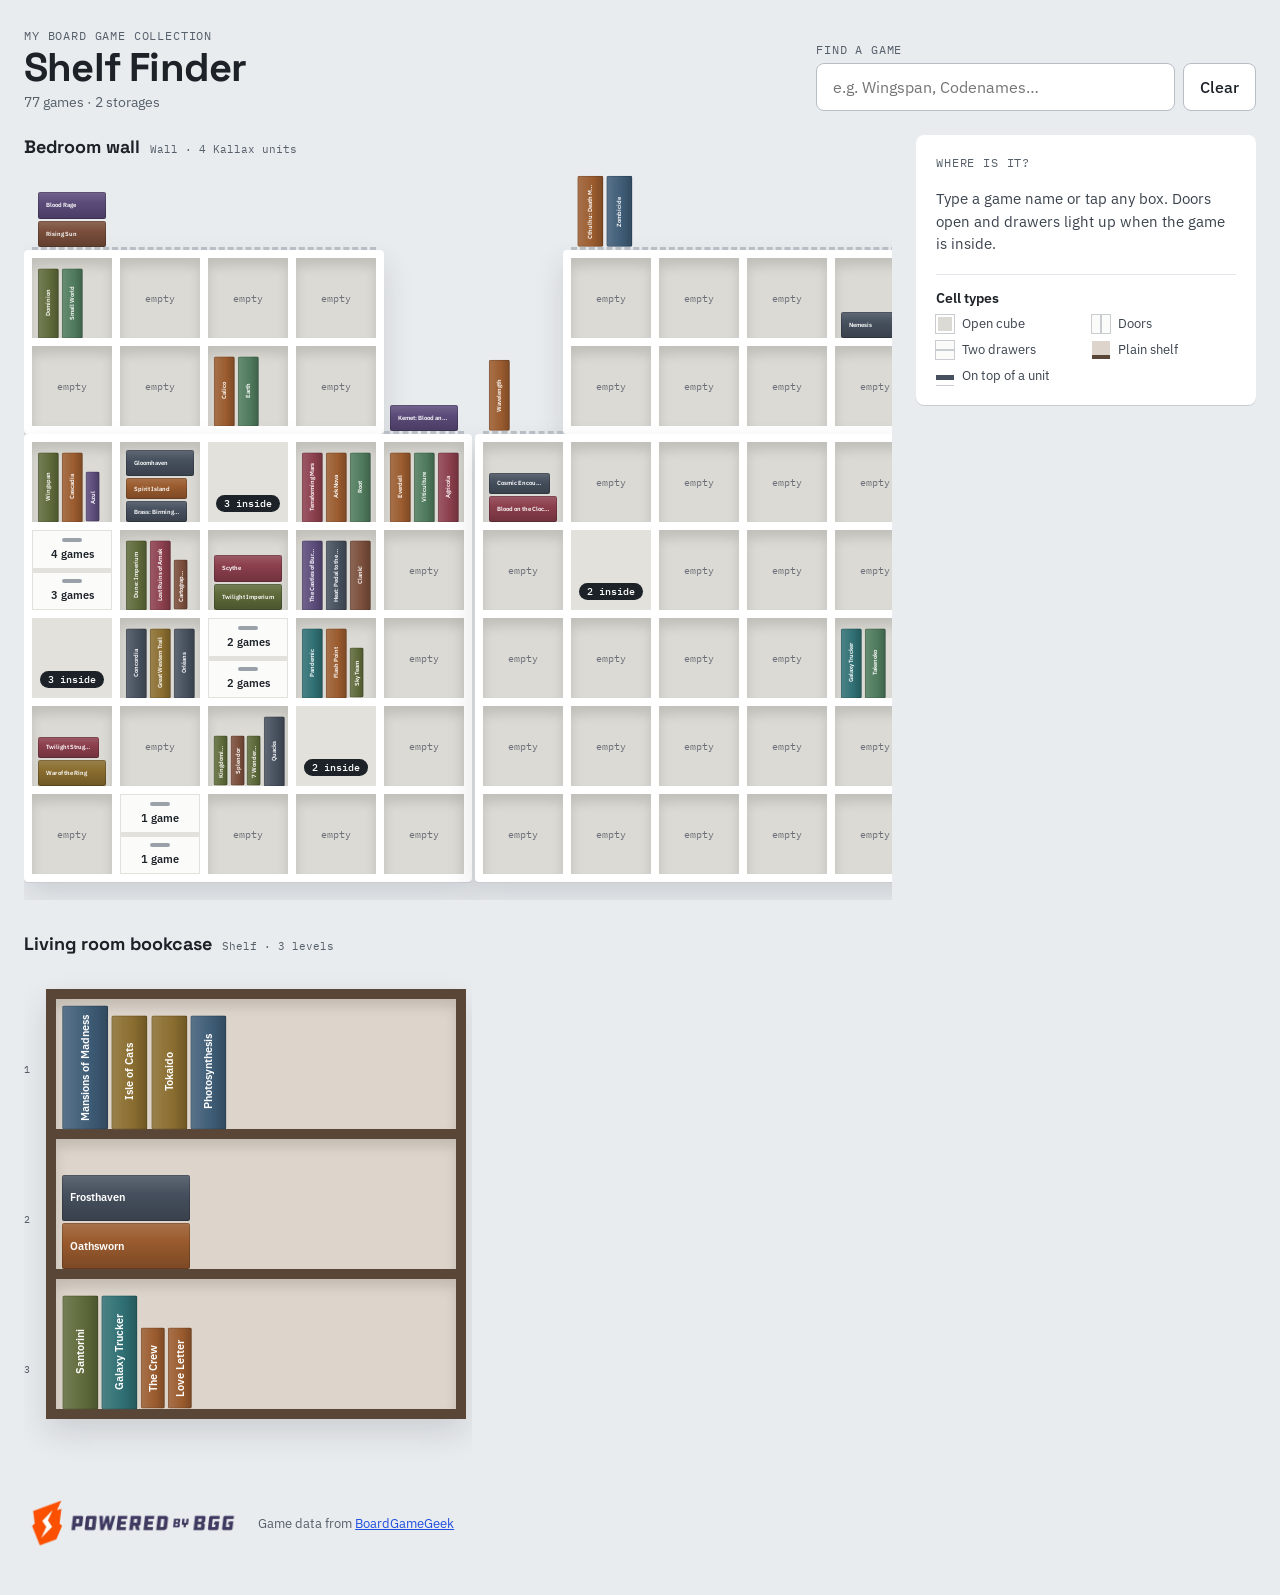
<file: site/index.html>
<!doctype html>
<html lang="en">
<head>
<meta charset="utf-8">
<meta name="viewport" content="width=device-width, initial-scale=1">
<title>Shelf Finder</title>
<link rel="preconnect" href="https://fonts.googleapis.com">
<link rel="preconnect" href="https://fonts.gstatic.com" crossorigin>
<link rel="stylesheet" href="https://fonts.googleapis.com/css2?family=Space+Grotesk:wght@500;700&family=IBM+Plex+Sans:wght@400;500;600&family=IBM+Plex+Mono:wght@500&display=swap">
<link rel="stylesheet" href="style.css">
</head>
<body>
<div class="page">
  <header class="top">
    <div>
      <div class="eyebrow">My board game collection</div>
      <h1>Shelf Finder</h1>
      <div class="stats" id="stats"></div>
    </div>
    <div class="search">
      <label for="q" class="eyebrow">Find a game</label>
      <div class="search-row">
        <input id="q" type="search" autocomplete="off" placeholder="e.g. Wingspan, Codenames…">
        <button type="button" id="clear">Clear</button>
      </div>
      <button type="button" class="peek" id="peek" hidden></button>
    </div>
  </header>

  <main class="layout">
    <div class="storages" id="storages"></div>
    <aside class="panel" id="panel" aria-live="polite"></aside>
  </main>

  <footer class="foot">
    <a class="bgg-badge" href="https://boardgamegeek.com" target="_blank" rel="noopener">
      <img src="img/powered-by-bgg.webp" alt="Powered by BGG" height="64">
    </a>
    <span>Game data from <a href="https://boardgamegeek.com" target="_blank" rel="noopener">BoardGameGeek</a></span>
  </footer>
</div>
<script src="app.js"></script>
</body>
</html>
</file>
<file: site/style.css>
:root {
  --bg: #E9ECEF;
  --ink: #1C2228;
  --muted: #56606B;
  --soft: #3A434D;
  --line: #E3E6EA;
  --accent: #1F4FE0;
  --hit: #F2C230;
  --frame: #FFFFFF;
  --interior: #DCDAD4;
  --wood: #5A4636;
  --wood-interior: #DDD5CB;
  --cell: 140px;
  --gap: 10px;
}

@media (max-width: 720px) {
  :root { --cell: 100px; --gap: 8px; }
  .panel { order: -1; }
}

* { box-sizing: border-box; }

body {
  margin: 0;
  background: var(--bg);
  color: var(--ink);
  font-family: 'IBM Plex Sans', system-ui, sans-serif;
}

button { font: inherit; color: inherit; }
button:focus-visible, input:focus-visible { outline: 3px solid var(--accent); outline-offset: 2px; }
a { color: var(--accent); }

.page { max-width: 2200px; margin: 0 auto; padding: 28px 16px 40px; display: flex; flex-direction: column; gap: 24px; }

.eyebrow { font-family: 'IBM Plex Mono', monospace; font-size: 12px; letter-spacing: .07em; text-transform: uppercase; color: var(--muted); }

.top { display: flex; flex-wrap: wrap; align-items: flex-end; justify-content: space-between; gap: 20px; }
h1 { margin: 4px 0; font: 700 40px/1.05 'Space Grotesk', sans-serif; letter-spacing: -.02em; }
.stats { font-size: 14px; color: var(--muted); }

.search { flex: 0 1 440px; min-width: 260px; display: flex; flex-direction: column; gap: 6px; }
.search-row { display: flex; gap: 8px; }
.search input {
  flex: 1; min-width: 0; height: 48px; padding: 0 16px;
  border: 1px solid #B8BEC5; border-radius: 8px; background: #fff;
  font: 400 16px 'IBM Plex Sans', sans-serif; color: var(--ink);
}
.search button { height: 48px; padding: 0 16px; border: 1px solid #B8BEC5; border-radius: 8px; background: #fff; font-weight: 500; cursor: pointer; }

.layout { display: flex; flex-wrap: wrap; gap: 24px; align-items: flex-start; }
.storages { flex: 999 1 640px; min-width: 0; display: flex; flex-wrap: wrap; gap: 32px 40px; align-items: flex-start; }

.storage { display: flex; flex-direction: column; gap: 8px; min-width: 0; max-width: 100%; }
.storage-head { display: flex; align-items: baseline; gap: 10px; flex-wrap: wrap; }
.storage-head h2 { margin: 0; font: 700 18px 'Space Grotesk', sans-serif; }
.meta { font-family: 'IBM Plex Mono', monospace; font-size: 11px; color: var(--muted); }
.scroll { overflow-x: auto; max-width: 100%; padding: 4px 6px 18px 0; }

.grid-wrap { display: inline-grid; grid-template-columns: 22px auto; grid-template-rows: 22px auto; }
.labels { font-family: 'IBM Plex Mono', monospace; font-size: 10px; color: var(--muted); display: grid; gap: var(--gap); }
.labels.cols { grid-column: 2; grid-template-columns: repeat(var(--cols), var(--cell)); padding: 0 var(--gap); align-items: end; justify-items: center; padding-bottom: 4px; }
.labels.rows { grid-column: 1; grid-row: 2; grid-template-rows: repeat(var(--rows), var(--cell)); padding: var(--gap) 0; align-items: center; justify-items: start; }

.unit { grid-column: 2; grid-row: 2; position: relative; }
.frame {
  display: grid; grid-template-columns: repeat(var(--cols), var(--cell)); grid-auto-rows: var(--cell);
  gap: var(--gap); padding: var(--gap);
  background: var(--frame); border-radius: 4px;
  box-shadow: 0 1px 0 #C9CDD2, 0 14px 30px rgba(28, 34, 40, .14);
}

.cell { position: relative; overflow: hidden; background: var(--interior); box-shadow: inset 0 8px 12px rgba(0, 0, 0, .13); }
.cell.has-hit, .shelf.has-hit, .top-surface.has-hit { outline: 3px solid var(--accent); outline-offset: 2px; overflow: visible; }
.shelf.has-hit { outline-offset: -3px; }
.cell--empty { display: flex; align-items: center; justify-content: center; font-family: 'IBM Plex Mono', monospace; font-size: 10px; color: #6B7079; }

.standing { display: flex; align-items: flex-end; gap: 3px; padding: 0 6px; }
.stacked { display: flex; flex-direction: column; justify-content: flex-end; align-items: flex-start; gap: 2px; padding: 4px 6px 0; }

.box {
  --c: #46505E;
  flex: none; border: 0; border-radius: 2px; cursor: pointer;
  color: #fff; font-weight: 600; font-size: calc(var(--cell) * .075); line-height: 1;
  white-space: nowrap; overflow: hidden; text-overflow: ellipsis;
  box-shadow: inset 0 0 0 1px rgba(0, 0, 0, .18);
  transition: opacity .15s;
}
.box--small { --t: .17; --h: 62%; --wf: .6; }
.box--standard { --t: .26; --h: 88%; --wf: .9; }
.box--large { --t: .33; --h: 95%; --wf: 1; }

.standing .box {
  width: calc(var(--cell) * var(--t)); height: var(--h);
  padding: 8px 0; writing-mode: vertical-rl; transform: rotate(180deg);
  background: linear-gradient(90deg, rgba(0, 0, 0, .2), rgba(255, 255, 255, 0) 40%, rgba(255, 255, 255, .14)), var(--c);
}
.stacked .box {
  height: calc(var(--cell) * var(--t)); width: calc((var(--cell) - 12px) * var(--wf));
  padding: 0 8px; text-align: left;
  background: linear-gradient(180deg, rgba(255, 255, 255, .14), rgba(255, 255, 255, 0) 40%, rgba(0, 0, 0, .2)), var(--c);
}

.box.is-hit { --c: var(--hit); color: var(--ink); box-shadow: 0 0 0 2px var(--ink); position: relative; z-index: 1; }
.box.is-dim { opacity: .28; }
.standing .box.is-hit, .stacked .box.is-hit { background: var(--hit); }

.doors { position: absolute; inset: 0; display: grid; grid-template-columns: 1fr 1fr; gap: 2px; padding: 0; border: 0; background: #E2E1DC; cursor: pointer; }
.door { position: relative; background: #FBFBFA; box-shadow: inset 0 0 0 1px #E2E1DC; }
.door::after { content: ""; position: absolute; top: 42%; width: 3px; height: 22%; border-radius: 2px; background: #9AA1A9; }
.door:first-child::after { right: 7px; }
.door:last-of-type::after { left: 7px; }
.badge { position: absolute; left: 50%; bottom: 10px; transform: translateX(-50%); padding: 2px 8px; border-radius: 99px; background: var(--ink); color: #fff; font: 500 10px 'IBM Plex Mono', monospace; white-space: nowrap; }
.door-edge { position: absolute; top: 0; bottom: 0; width: 6px; padding: 0; border: 0; background: #FBFBFA; cursor: pointer; z-index: 2; }
.door-edge.left { left: 0; box-shadow: 1px 0 0 #C9CDD2; }
.door-edge.right { right: 0; box-shadow: -1px 0 0 #C9CDD2; }
.cell--doors-open.standing { padding: 0 10px; }

.cell--drawers { display: grid; grid-template-rows: 1fr 1fr; gap: 3px; background: #E2E1DC; box-shadow: none; }
.drawer { display: flex; flex-direction: column; align-items: center; justify-content: center; gap: 6px; padding: 4px 8px; background: #FBFBFA; box-shadow: inset 0 0 0 1px #E2E1DC; min-width: 0; transition: opacity .15s; }
.drawer .pull { width: 30%; height: 4px; border-radius: 2px; background: #9AA1A9; }
.drawer .label { max-width: 100%; font-size: 11px; font-weight: 600; line-height: 1.2; text-align: center; white-space: nowrap; overflow: hidden; text-overflow: ellipsis; }
.drawer.is-hit { background: var(--hit); }
.drawer.is-dim { opacity: .5; }

.bookcase { grid-column: 2; grid-row: 2; align-self: start; width: calc(var(--cell) * var(--w)); border: var(--gap) solid var(--wood); border-bottom: 0; box-shadow: 0 14px 30px rgba(28, 34, 40, .14); }
.shelf { position: relative; height: var(--cell); background: var(--wood-interior); border-bottom: var(--gap) solid var(--wood); box-shadow: inset 0 8px 12px rgba(0, 0, 0, .12); }
.labels.shelf-rows { grid-column: 1; grid-row: 2; grid-template-rows: repeat(var(--rows), var(--cell)); padding: var(--gap) 0; align-items: center; }

.panel { flex: 1 1 300px; min-width: 0; padding: 20px; border-radius: 8px; background: #fff; box-shadow: 0 1px 0 #C9CDD2; display: flex; flex-direction: column; gap: 18px; }
.panel p { margin: 0; font-size: 15px; line-height: 1.5; color: var(--soft); }
.result-name { font: 700 26px/1.1 'Space Grotesk', sans-serif; }
.where { display: flex; gap: 8px; align-items: flex-start; font-size: 14px; line-height: 1.45; color: var(--soft); margin-top: 6px; }
.where svg { flex: none; margin-top: 2px; }
.bgg-link { display: inline-block; margin-top: 8px; font-size: 13px; font-weight: 500; }
.block { display: flex; flex-direction: column; gap: 8px; padding-top: 14px; border-top: 1px solid var(--line); }
.block-head { display: flex; justify-content: space-between; align-items: baseline; font-weight: 600; font-size: 14px; }
.block-head .meta { font-weight: 500; }
.exp { display: flex; align-items: center; gap: 8px; font-size: 14px; }
.exp.missing { color: var(--muted); }
.match { display: flex; flex-direction: column; align-items: flex-start; gap: 2px; min-height: 44px; padding: 6px 10px; border: 1px solid var(--line); border-radius: 6px; background: #F7F8FA; text-align: left; cursor: pointer; }
.match strong { font-size: 14px; }
.match span { font-size: 12px; color: var(--muted); }
.legend { display: grid; grid-template-columns: repeat(2, minmax(0, 1fr)); gap: 8px 12px; font-size: 13px; color: var(--soft); }
.legend div { display: flex; align-items: center; gap: 8px; }
.sw { width: 18px; height: 18px; flex: none; }
.sw-open { background: var(--interior); box-shadow: inset 0 0 0 2px #fff, 0 0 0 1px #C9CDD2; }
.sw-doors { background: linear-gradient(90deg, #FBFBFA 46%, #C9CDD2 46% 54%, #FBFBFA 54%); box-shadow: 0 0 0 1px #C9CDD2; }
.sw-drawers { background: linear-gradient(180deg, #FBFBFA 44%, #C9CDD2 44% 56%, #FBFBFA 56%); box-shadow: 0 0 0 1px #C9CDD2; }
.sw-shelf { background: var(--wood-interior); border-bottom: 4px solid var(--wood); }

.error { padding: 16px; border-radius: 8px; background: #fff; border: 1px solid #E0B4B4; color: #7A1F1F; }

.foot { display: flex; flex-wrap: wrap; align-items: center; gap: 12px 16px; font-size: 13px; color: var(--muted); }
.bgg-badge { display: inline-flex; }
.bgg-badge img { display: block; height: 64px; width: auto; }

.scroll.has-top { padding-top: var(--cell); }
.storage--wall { --cell: 80px; --gap: 8px; }
.wall { display: flex; align-items: flex-end; gap: 3px; padding-top: var(--cell); width: max-content; }
.stack { display: flex; flex-direction: column; }
.unit--left { align-self: flex-start; }
.unit--right { align-self: flex-end; }
.top-surface {
  position: absolute; bottom: 100%; height: var(--cell);
  left: calc(var(--from) * (var(--cell) + var(--gap)) + var(--gap));
  width: calc(var(--span) * (var(--cell) + var(--gap)) - var(--gap));
  border-bottom: 3px dashed #B8BEC5;
}
.top-surface.has-hit { outline-offset: 0; }
.top-surface.standing .box { height: 92%; }
.sw-top { background: linear-gradient(180deg, transparent 55%, #46505E 55% 85%, transparent 85%); border-bottom: 3px solid #fff; box-shadow: 0 1px 0 #C9CDD2; }
@media (max-width: 720px) { .storage--wall { --cell: 64px; --gap: 6px; } }

.peek { display: none; }

@media (min-width: 1100px) {
  .page { padding-left: 24px; padding-right: 24px; }
  .panel { flex: 0 0 340px; position: sticky; top: 16px; max-height: calc(100vh - 32px); overflow-y: auto; }
  .storage--wall { --cell: clamp(80px, calc((min(100vw, 2200px) - 440px - var(--wx)) / var(--wc)), 140px); --gap: 8px; }
}

@media (max-width: 720px) {
  .page { gap: 16px; }
  .top { display: contents; }
  .search {
    flex: none; min-width: 0; position: sticky; top: 0; z-index: 20; margin: 0 -16px; padding: 10px 16px;
    background: rgba(233, 236, 239, .94); backdrop-filter: blur(8px); -webkit-backdrop-filter: blur(8px);
    box-shadow: 0 1px 0 #C9CDD2;
  }
  .search > label { position: absolute; width: 1px; height: 1px; overflow: hidden; clip: rect(0 0 0 0); }
  .search input, .search button { height: 44px; }
  .search .peek {
    display: flex; height: auto; border-radius: 0; font-weight: 400; align-items: flex-start; gap: 6px; width: 100%; padding: 2px 2px 0; border: 0; background: none;
    text-align: left; font-size: 13px; line-height: 1.35; color: var(--soft); cursor: pointer;
  }
  .peek[hidden] { display: none; }
  .peek svg { flex: none; margin-top: 1px; }
  .peek em { font-style: normal; color: var(--muted); }
}
</file>
